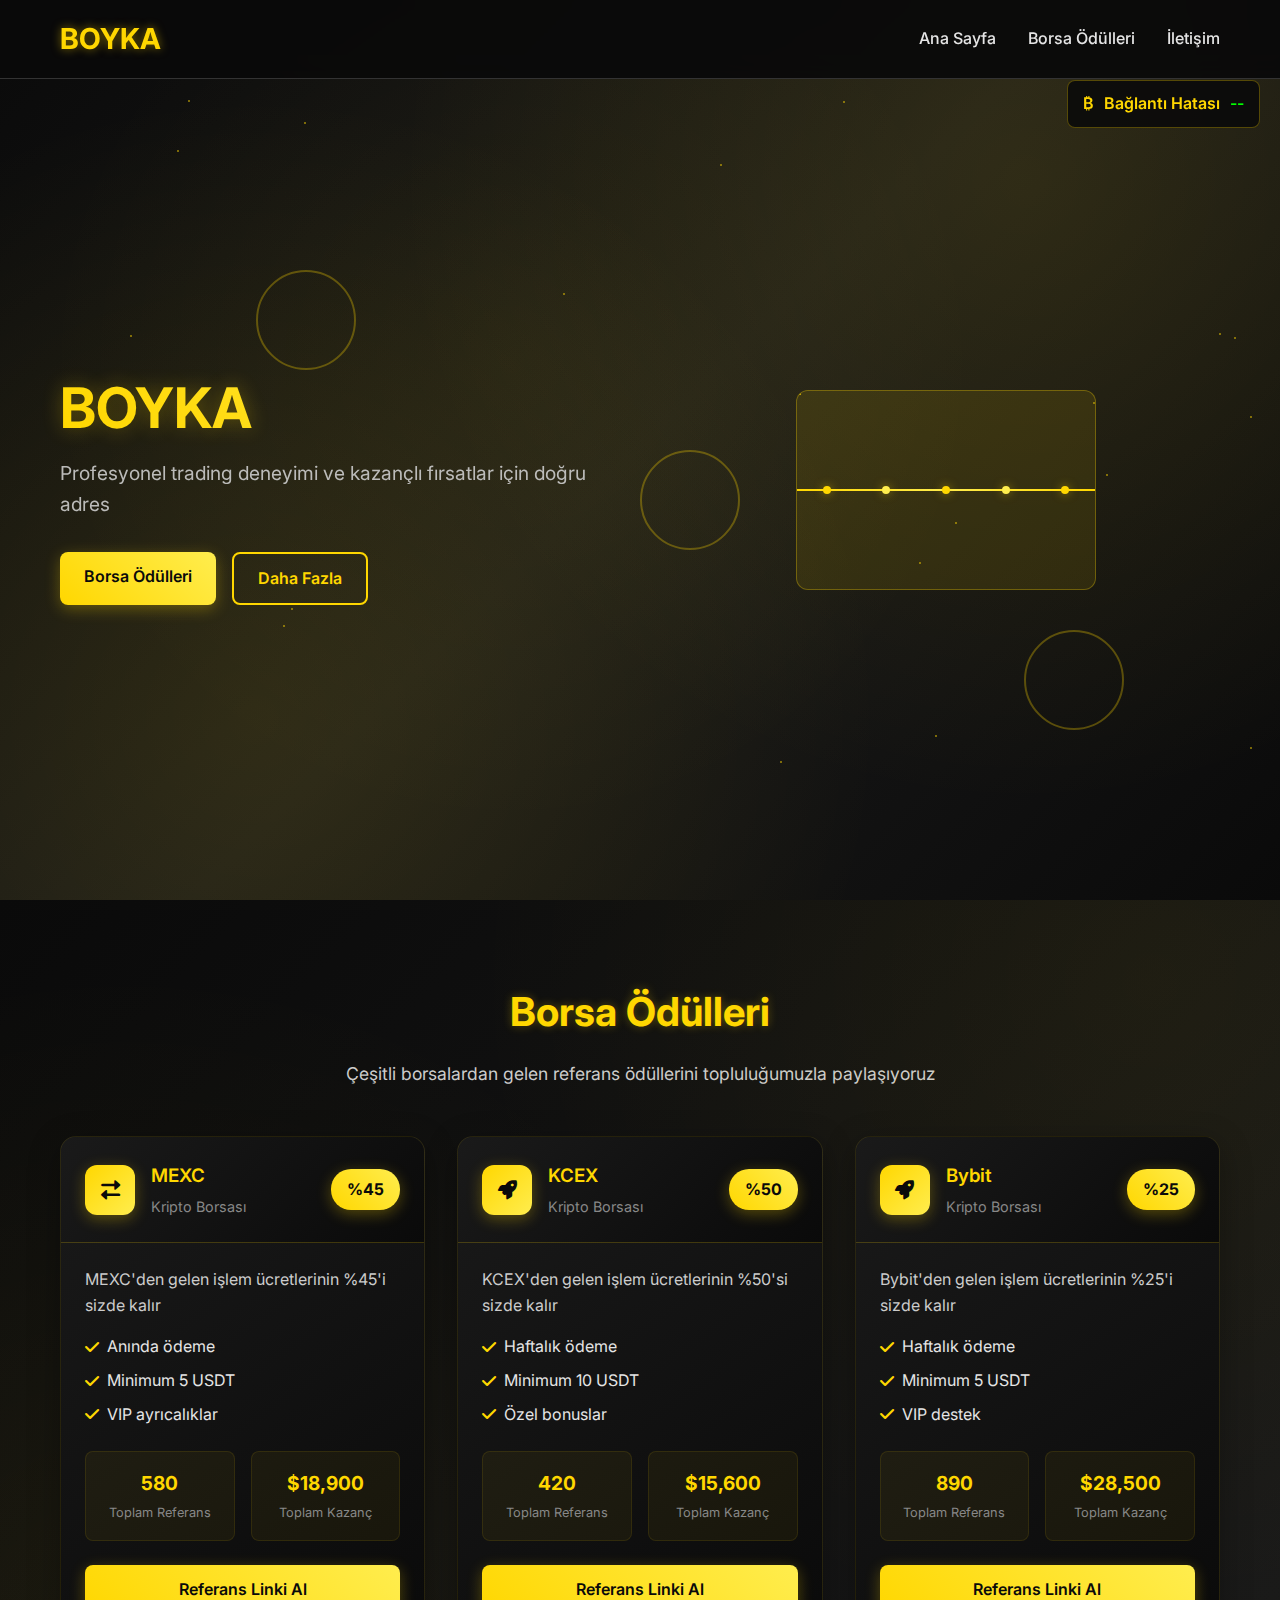
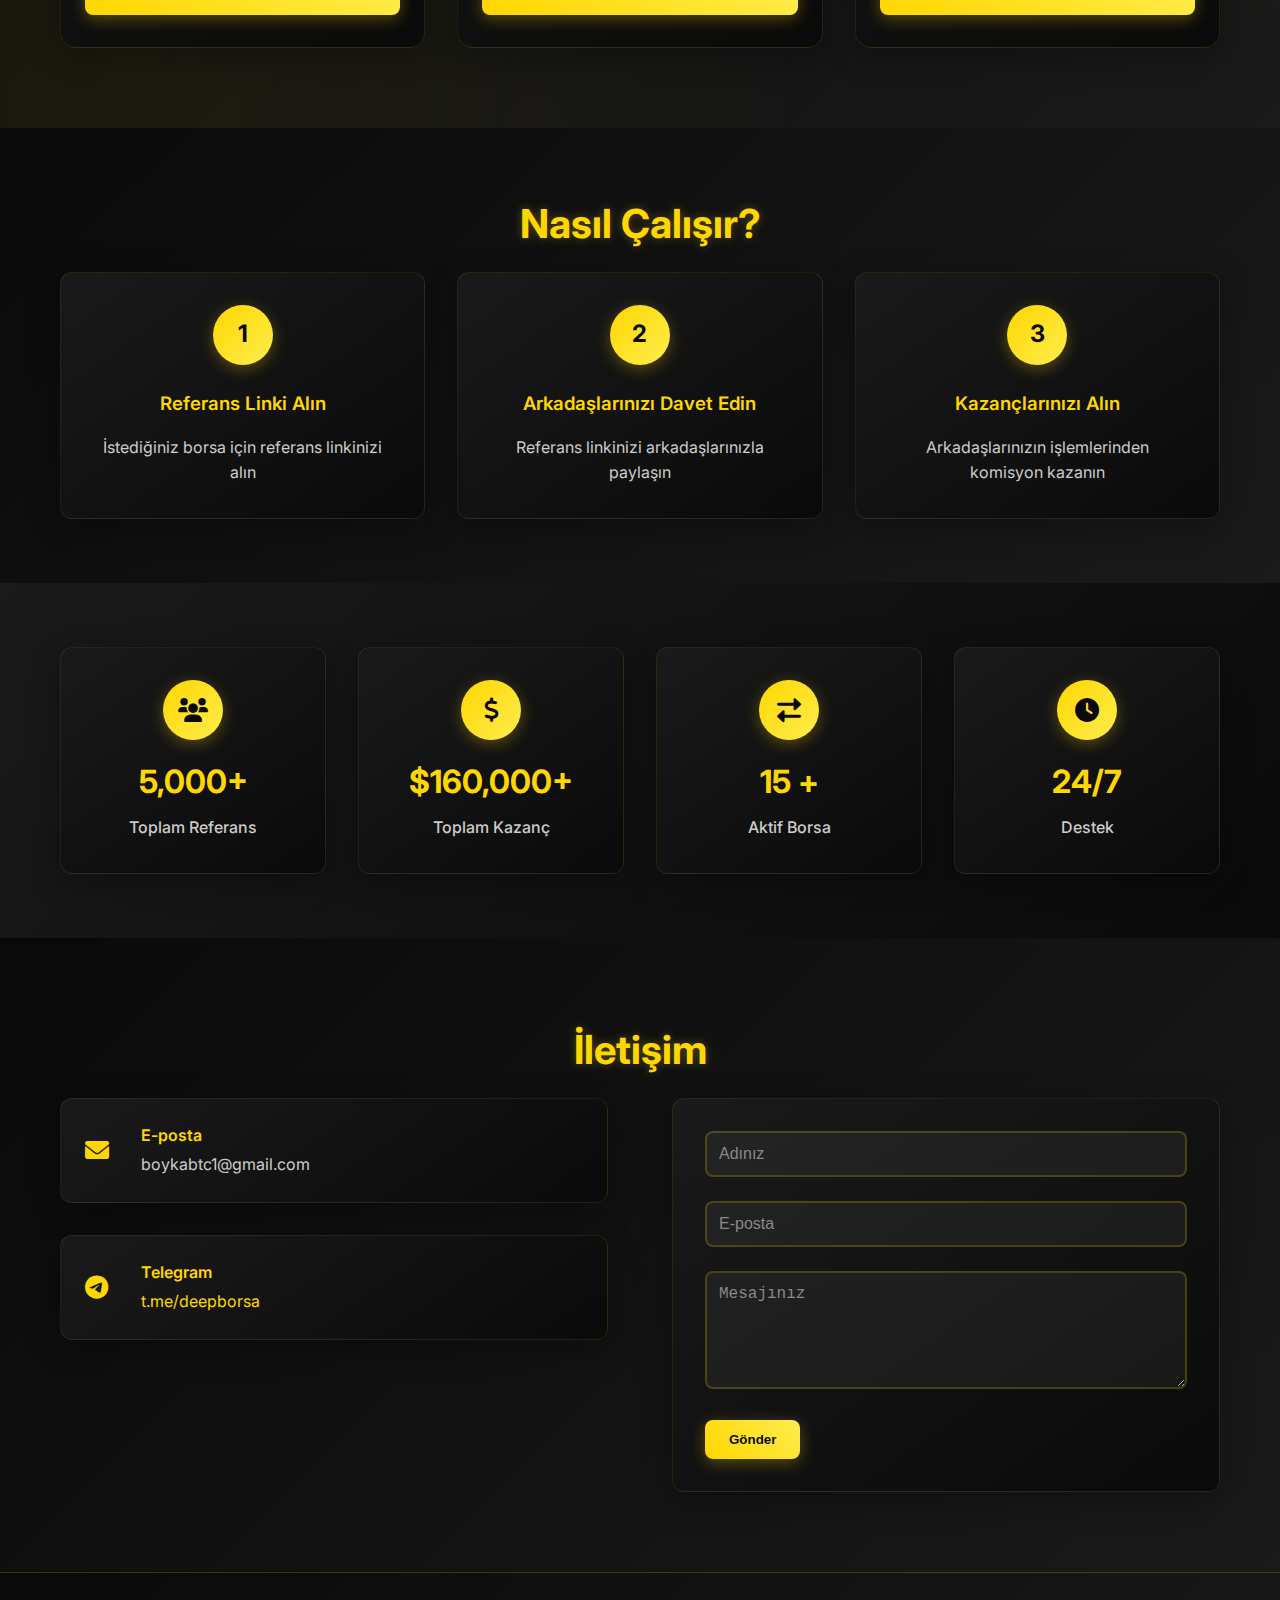
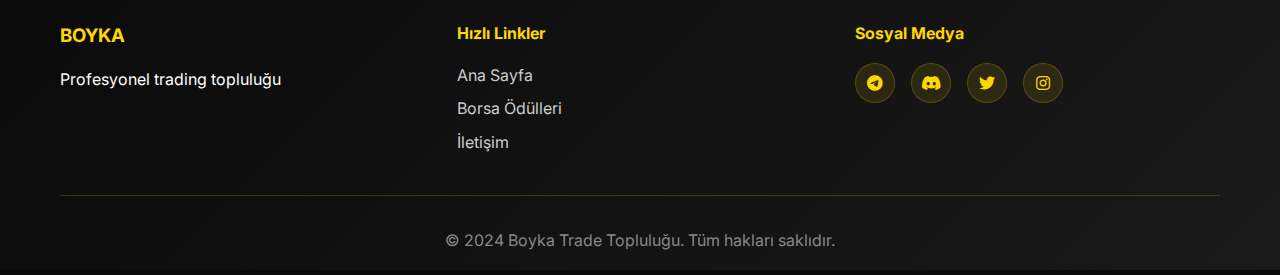
<file: index.html>
<!DOCTYPE html>
<html lang="tr">
<head>
    <meta charset="UTF-8">
    <meta name="viewport" content="width=device-width, initial-scale=1.0">
    
    <!-- SEO Meta Tags -->
    <title>Boyka Trade Topluluğu - Borsa Referans Linkleri ve Kripto Trading</title>
    <meta name="description" content="Boyka Trade Topluluğu - MEXC, Bybit, KCEX borsa referans linkleri. %50'ye kadar komisyon kazanın. Kripto trading topluluğu ve borsa ödülleri.">
    <meta name="keywords" content="borsa referans linkleri, kripto trading, MEXC, Bybit, KCEX, bitcoin, ethereum, kripto para, trading topluluğu, borsa ödülleri, komisyon">
    <meta name="author" content="Boyka Trade Topluluğu">
    <meta name="robots" content="index, follow">
    
    <!-- Open Graph Meta Tags -->
    <meta property="og:title" content="Boyka Trade Topluluğu - Borsa Referans Linkleri">
    <meta property="og:description" content="MEXC, Bybit, KCEX borsa referans linkleri ile %50'ye kadar komisyon kazanın. Kripto trading topluluğu.">
    <meta property="og:type" content="website">
    <meta property="og:url" content="https://boyka.com">
    <meta property="og:image" content="https://boyka.com/images/og-image.jpg">
    <meta property="og:site_name" content="Boyka Trade Topluluğu">
    
    <!-- Twitter Card Meta Tags -->
    <meta name="twitter:card" content="summary_large_image">
    <meta name="twitter:title" content="Boyka Trade Topluluğu - Borsa Referans Linkleri">
    <meta name="twitter:description" content="MEXC, Bybit, KCEX borsa referans linkleri ile %50'ye kadar komisyon kazanın.">
    <meta name="twitter:image" content="https://boyka.com/images/twitter-card.jpg">
    
    <!-- Canonical URL -->
    <link rel="canonical" href="https://boyka.com">
    
    <!-- Favicon -->
    <link rel="icon" type="image/x-icon" href="/favicon.ico">
    <link rel="apple-touch-icon" sizes="180x180" href="/apple-touch-icon.png">
    <link rel="icon" type="image/png" sizes="32x32" href="/favicon-32x32.png">
    <link rel="icon" type="image/png" sizes="16x16" href="/favicon-16x16.png">
    
    <!-- Structured Data -->
    <script type="application/ld+json">
    {
        "@context": "https://schema.org",
        "@type": "Organization",
        "name": "Boyka Trade Topluluğu",
        "description": "Kripto trading topluluğu ve borsa referans linkleri",
        "url": "https://boyka.com",
        "logo": "https://boyka.com/images/logo.png",
        "contactPoint": {
            "@type": "ContactPoint",
            "telephone": "+90-xxx-xxx-xxxx",
            "contactType": "customer service",
            "availableLanguage": "Turkish"
        },
        "sameAs": [
            "https://t.me/deepborsa"
        ]
    }
    </script>
    
    <!-- Google Analytics -->
    <script async src="https://www.googletagmanager.com/gtag/js?id=G-XXXXXXXXXX"></script>
    <script>
        window.dataLayer = window.dataLayer || [];
        function gtag(){dataLayer.push(arguments);}
        gtag('js', new Date());
        gtag('config', 'G-XXXXXXXXXX');
    </script>
    
    <!-- Google Search Console -->
    <meta name="google-site-verification" content="your-verification-code" />
    
    <!-- Bing Webmaster Tools -->
    <meta name="msvalidate.01" content="your-bing-verification-code" />
    
    <!-- Yandex Webmaster -->
    <meta name="yandex-verification" content="your-yandex-verification-code" />
    
    <!-- CSS and Fonts -->
    <link rel="stylesheet" href="styles.css">
    <link href="https://fonts.googleapis.com/css2?family=Inter:wght@300;400;500;600;700&display=swap" rel="stylesheet">
    <link rel="stylesheet" href="https://cdnjs.cloudflare.com/ajax/libs/font-awesome/6.0.0/css/all.min.css">
</head>
<body>
    <!-- Navigation -->
    <nav class="navbar">
        <div class="nav-container">
            <div class="nav-logo">
                <h2>BOYKA</h2>
            </div>
            <ul class="nav-menu">
                <li class="nav-item">
                    <a href="#home" class="nav-link">Ana Sayfa</a>
                </li>
                <li class="nav-item">
                    <a href="#rewards" class="nav-link">Borsa Ödülleri</a>
                </li>
                <li class="nav-item">
                    <a href="#contact" class="nav-link">İletişim</a>
                </li>
            </ul>
            <div class="hamburger">
                <span class="bar"></span>
                <span class="bar"></span>
                <span class="bar"></span>
            </div>
        </div>
    </nav>

    <!-- Hero Section -->
    <section id="home" class="hero">
        <div class="hero-container">
            <div class="hero-content">
                <h1 class="hero-title">BOYKA Trade Topluluğu</h1>
                <p class="hero-subtitle">Profesyonel trading deneyimi ve kazançlı fırsatlar için doğru adres</p>
                <div class="hero-buttons">
                    <a href="#rewards" class="btn btn-primary">Borsa Ödülleri</a>
                    <a href="#about" class="btn btn-secondary">Daha Fazla</a>
                </div>
            </div>
            <div class="hero-image">
                <div class="trading-chart">
                    <div class="chart-line"></div>
                    <div class="chart-dots">
                        <div class="dot"></div>
                        <div class="dot"></div>
                        <div class="dot"></div>
                        <div class="dot"></div>
                        <div class="dot"></div>
                    </div>
                </div>
            </div>
        </div>
    </section>

    <!-- Rewards Section -->
    <section id="rewards" class="rewards-section">
        <div class="container">
            <h2 class="section-title">Borsa Ödülleri</h2>
            <p class="section-subtitle">Çeşitli borsalardan gelen referans ödüllerini topluluğumuzla paylaşıyoruz</p>
            
            <div class="rewards-grid">
                                        <!-- MEXC -->
                <div class="reward-card">
                    <div class="reward-header">
                        <div class="exchange-logo">
                            <i class="fas fa-exchange-alt"></i>
                        </div>
                        <div class="exchange-info">
                            <h3>MEXC</h3>
                            <p class="exchange-type">Kripto Borsası</p>
                        </div>
                        <div class="reward-badge">
                            <span>%45</span>
                        </div>
                    </div>
                    <div class="reward-content">
                        <p>MEXC'den gelen işlem ücretlerinin %45'i sizde kalır</p>
                        <ul class="reward-features">
                            <li><i class="fas fa-check"></i> Anında ödeme</li>
                            <li><i class="fas fa-check"></i> Minimum 5 USDT</li>
                            <li><i class="fas fa-check"></i> VIP ayrıcalıklar</li>
                        </ul>
                        <div class="reward-stats">
                            <div class="stat">
                                <span class="stat-number">580</span>
                                <span class="stat-label">Toplam Referans</span>
                            </div>
                            <div class="stat">
                                <span class="stat-number">$18,900</span>
                                <span class="stat-label">Toplam Kazanç</span>
                            </div>
                        </div>
                        <a href="https://www.mexc.co/tr-CT/acquisition/custom-sign-up?shareCode=mexc-boykas10" target="_blank" class="btn btn-primary reward-btn">Referans Linki Al</a>
                    </div>
                </div>

                <!-- KCEX -->
                <div class="reward-card">
                    <div class="reward-header">
                        <div class="exchange-logo">
                            <i class="fas fa-rocket"></i>
                        </div>
                        <div class="exchange-info">
                            <h3>KCEX</h3>
                            <p class="exchange-type">Kripto Borsası</p>
                        </div>
                        <div class="reward-badge">
                            <span>%50</span>
                        </div>
                    </div>
                    <div class="reward-content">
                        <p>KCEX'den gelen işlem ücretlerinin %50'si sizde kalır</p>
                        <ul class="reward-features">
                            <li><i class="fas fa-check"></i> Haftalık ödeme</li>
                            <li><i class="fas fa-check"></i> Minimum 10 USDT</li>
                            <li><i class="fas fa-check"></i> Özel bonuslar</li>
                        </ul>
                        <div class="reward-stats">
                            <div class="stat">
                                <span class="stat-number">420</span>
                                <span class="stat-label">Toplam Referans</span>
                            </div>
                            <div class="stat">
                                <span class="stat-number">$15,600</span>
                                <span class="stat-label">Toplam Kazanç</span>
                            </div>
                        </div>
                        <a href="https://www.kcex.io/?inviteCode=MZU3QT" target="_blank" class="btn btn-primary reward-btn">Referans Linki Al</a>
                    </div>
                </div>

       
                <!-- Bybit -->
                <div class="reward-card">
                    <div class="reward-header">
                        <div class="exchange-logo">
                            <i class="fas fa-rocket"></i>
                        </div>
                        <div class="exchange-info">
                            <h3>Bybit</h3>
                            <p class="exchange-type">Kripto Borsası</p>
                        </div>
                        <div class="reward-badge">
                            <span>%25</span>
                        </div>
                    </div>
                    <div class="reward-content">
                        <p>Bybit'den gelen işlem ücretlerinin %25'i sizde kalır</p>
                        <ul class="reward-features">
                            <li><i class="fas fa-check"></i> Haftalık ödeme</li>
                            <li><i class="fas fa-check"></i> Minimum 5 USDT</li>
                            <li><i class="fas fa-check"></i> VIP destek</li>
                        </ul>
                        <div class="reward-stats">
                            <div class="stat">
                                <span class="stat-number">890</span>
                                <span class="stat-label">Toplam Referans</span>
                            </div>
                            <div class="stat">
                                <span class="stat-number">$28,500</span>
                                <span class="stat-label">Toplam Kazanç</span>
                            </div>
                        </div>
                        <a href="https://www.bybit.com/invite?ref=YWPGO0" target="_blank" class="btn btn-primary reward-btn">Referans Linki Al</a>
                    </div>
                </div>


      
            </div>
        </div>
    </section>

    <!-- How It Works Section -->
    <section class="how-it-works">
        <div class="container">
            <h2 class="section-title">Nasıl Çalışır?</h2>
            <div class="steps-grid">
                <div class="step-card">
                    <div class="step-number">1</div>
                    <h3>Referans Linki Alın</h3>
                    <p>İstediğiniz borsa için referans linkinizi alın</p>
                </div>
                <div class="step-card">
                    <div class="step-number">2</div>
                    <h3>Arkadaşlarınızı Davet Edin</h3>
                    <p>Referans linkinizi arkadaşlarınızla paylaşın</p>
                </div>
                <div class="step-card">
                    <div class="step-number">3</div>
                    <h3>Kazançlarınızı Alın</h3>
                    <p>Arkadaşlarınızın işlemlerinden komisyon kazanın</p>
                </div>
            </div>
        </div>
    </section>

    <!-- Stats Section -->
    <section class="stats-section">
        <div class="container">
            <div class="stats-grid">
                <div class="stat-card">
                    <div class="stat-icon">
                        <i class="fas fa-users"></i>
                    </div>
                    <h3>5,000+</h3>
                    <p>Toplam Referans</p>
                </div>
                <div class="stat-card">
                    <div class="stat-icon">
                        <i class="fas fa-dollar-sign"></i>
                    </div>
                    <h3>$160,000+</h3>
                    <p>Toplam Kazanç</p>
                </div>
                <div class="stat-card">
                    <div class="stat-icon">
                        <i class="fas fa-exchange-alt"></i>
                    </div>
                    <h3>15 +</h3>
                    <p>Aktif Borsa</p>
                </div>
                <div class="stat-card">
                    <div class="stat-icon">
                        <i class="fas fa-clock"></i>
                    </div>
                    <h3>24/7</h3>
                    <p>Destek</p>
                </div>
            </div>
        </div>
    </section>


    <!-- Contact Section -->
    <section id="contact" class="contact">
        <div class="container">
            <h2 class="section-title">İletişim</h2>
            <div class="contact-content">
                <div class="contact-info">
                    <div class="contact-item">
                        <i class="fas fa-envelope"></i>
                        <div>
                            <h4>E-posta</h4>
                            <p>boykabtc1@gmail.com</p>
                        </div>
                    </div>
                    <div class="contact-item">
                        <i class="fab fa-telegram"></i>
                        <div>
                            <h4>Telegram</h4>
                            <p><a href="https://t.me/deepborsa" target="_blank" class="contact-link">t.me/deepborsa</a></p>
                        </div>
                    </div>
          
                </div>
                <div class="contact-form">
                    <form>
                        <div class="form-group">
                            <input type="text" placeholder="Adınız" required>
                        </div>
                        <div class="form-group">
                            <input type="email" placeholder="E-posta" required>
                        </div>
                        <div class="form-group">
                            <textarea placeholder="Mesajınız" rows="5" required></textarea>
                        </div>
                        <button type="submit" class="btn btn-primary">Gönder</button>
                    </form>
                </div>
            </div>
        </div>
    </section>

    <!-- Footer -->
    <footer class="footer">
        <div class="container">
            <div class="footer-content">
                <div class="footer-section">
                    <h3>BOYKA</h3>
                    <p>Profesyonel trading topluluğu</p>
                </div>
                <div class="footer-section">
                    <h4>Hızlı Linkler</h4>
                    <ul>
                        <li><a href="#home">Ana Sayfa</a></li>
                        <li><a href="#rewards">Borsa Ödülleri</a></li>
                        <li><a href="#contact">İletişim</a></li>
                    </ul>
                </div>
                <div class="footer-section">
                    <h4>Sosyal Medya</h4>
                    <div class="social-links">
                        <a href="#"><i class="fab fa-telegram"></i></a>
                        <a href="#"><i class="fab fa-discord"></i></a>
                        <a href="#"><i class="fab fa-twitter"></i></a>
                        <a href="#"><i class="fab fa-instagram"></i></a>
                    </div>
                </div>
            </div>
            <div class="footer-bottom">
                <p>&copy; 2024 Boyka Trade Topluluğu. Tüm hakları saklıdır.</p>
            </div>
        </div>
    </footer>

    <script src="script.js"></script>
</body>
</html>
</file>
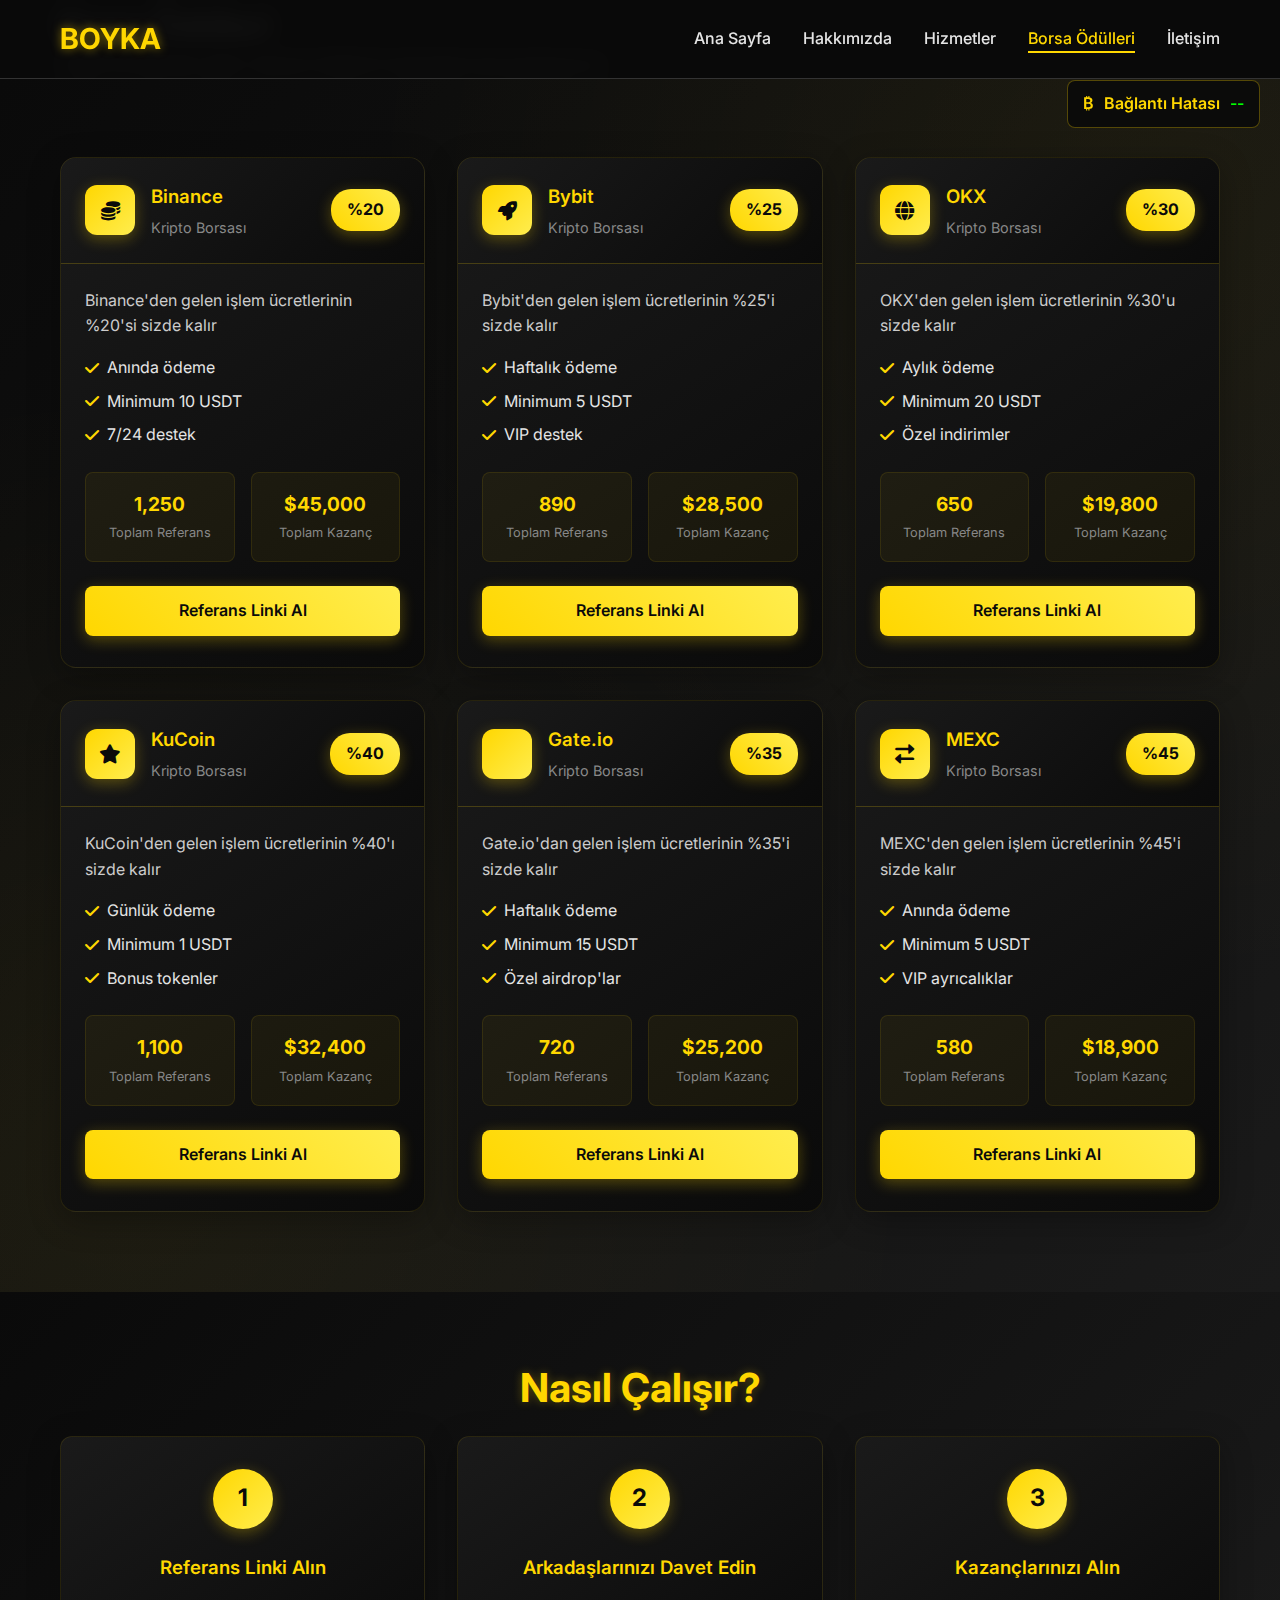
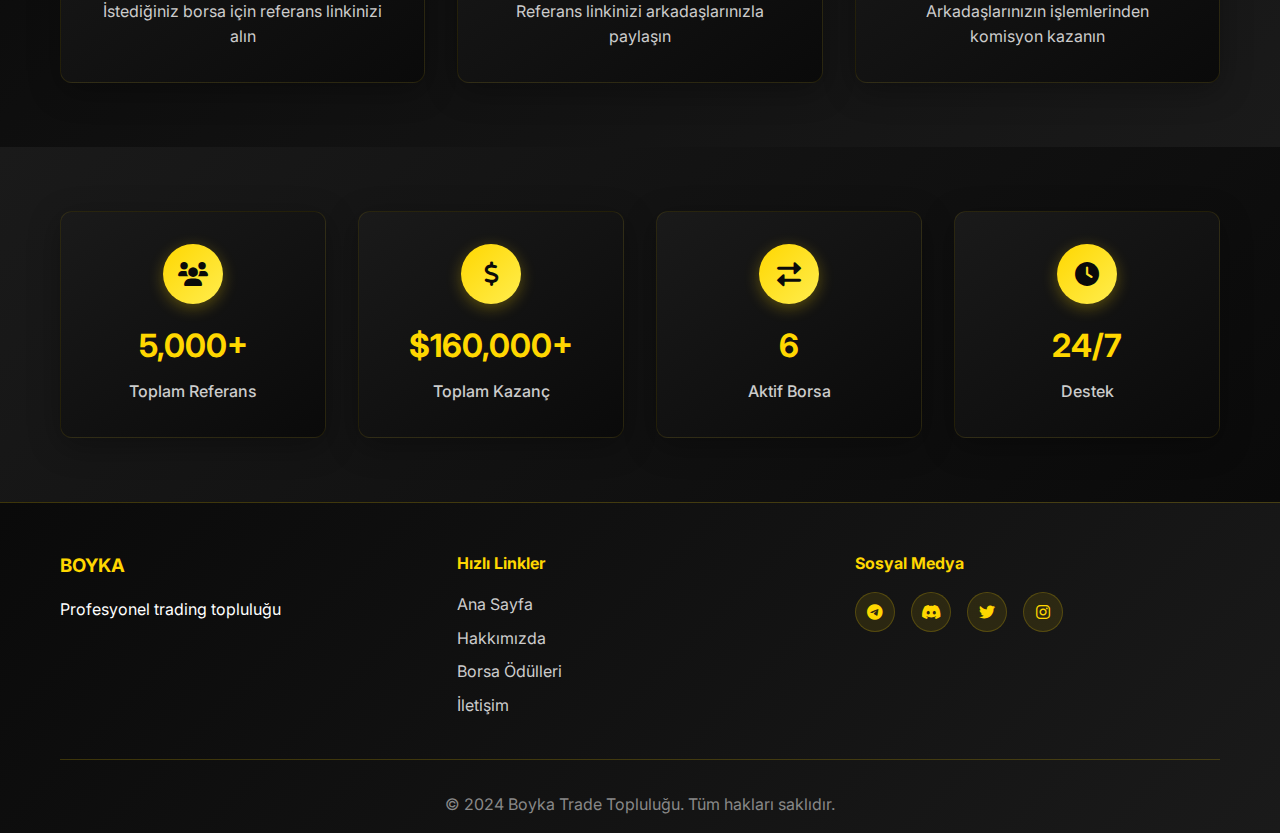
<file: rewards.html>
<!DOCTYPE html>
<html lang="tr">
<head>
    <meta charset="UTF-8">
    <meta name="viewport" content="width=device-width, initial-scale=1.0">
    <title>Borsa Ödülleri - Boyka Trade Topluluğu</title>
    <link rel="stylesheet" href="styles.css">
    <link href="https://fonts.googleapis.com/css2?family=Inter:wght@300;400;500;600;700&display=swap" rel="stylesheet">
    <link rel="stylesheet" href="https://cdnjs.cloudflare.com/ajax/libs/font-awesome/6.0.0/css/all.min.css">
</head>
<body>
    <!-- Navigation -->
    <nav class="navbar">
        <div class="nav-container">
            <div class="nav-logo">
                <h2>BOYKA</h2>
            </div>
            <ul class="nav-menu">
                <li class="nav-item">
                    <a href="index.html" class="nav-link">Ana Sayfa</a>
                </li>
                <li class="nav-item">
                    <a href="index.html#about" class="nav-link">Hakkımızda</a>
                </li>
                <li class="nav-item">
                    <a href="index.html#services" class="nav-link">Hizmetler</a>
                </li>
                <li class="nav-item">
                    <a href="rewards.html" class="nav-link active">Borsa Ödülleri</a>
                </li>
                <li class="nav-item">
                    <a href="index.html#contact" class="nav-link">İletişim</a>
                </li>
            </ul>
            <div class="hamburger">
                <span class="bar"></span>
                <span class="bar"></span>
                <span class="bar"></span>
            </div>
        </div>
    </nav>

    <!-- Hero Section -->
    <section class="rewards-hero">
        <div class="container">
            <div class="rewards-hero-content">
                <h1 class="rewards-title">Borsa Ödülleri</h1>
                <p class="rewards-subtitle">Çeşitli borsalardan gelen referans ödüllerini topluluğumuzla paylaşıyoruz</p>
            </div>
        </div>
    </section>

    <!-- Rewards Section -->
    <section class="rewards-section">
        <div class="container">
            <div class="rewards-grid">
                <!-- Binance -->
                <div class="reward-card">
                    <div class="reward-header">
                        <div class="exchange-logo">
                            <i class="fas fa-coins"></i>
                        </div>
                        <div class="exchange-info">
                            <h3>Binance</h3>
                            <p class="exchange-type">Kripto Borsası</p>
                        </div>
                        <div class="reward-badge">
                            <span>%20</span>
                        </div>
                    </div>
                    <div class="reward-content">
                        <p>Binance'den gelen işlem ücretlerinin %20'si sizde kalır</p>
                        <ul class="reward-features">
                            <li><i class="fas fa-check"></i> Anında ödeme</li>
                            <li><i class="fas fa-check"></i> Minimum 10 USDT</li>
                            <li><i class="fas fa-check"></i> 7/24 destek</li>
                        </ul>
                        <div class="reward-stats">
                            <div class="stat">
                                <span class="stat-number">1,250</span>
                                <span class="stat-label">Toplam Referans</span>
                            </div>
                            <div class="stat">
                                <span class="stat-number">$45,000</span>
                                <span class="stat-label">Toplam Kazanç</span>
                            </div>
                        </div>
                        <a href="#" class="btn btn-primary reward-btn">Referans Linki Al</a>
                    </div>
                </div>

                <!-- Bybit -->
                <div class="reward-card">
                    <div class="reward-header">
                        <div class="exchange-logo">
                            <i class="fas fa-rocket"></i>
                        </div>
                        <div class="exchange-info">
                            <h3>Bybit</h3>
                            <p class="exchange-type">Kripto Borsası</p>
                        </div>
                        <div class="reward-badge">
                            <span>%25</span>
                        </div>
                    </div>
                    <div class="reward-content">
                        <p>Bybit'den gelen işlem ücretlerinin %25'i sizde kalır</p>
                        <ul class="reward-features">
                            <li><i class="fas fa-check"></i> Haftalık ödeme</li>
                            <li><i class="fas fa-check"></i> Minimum 5 USDT</li>
                            <li><i class="fas fa-check"></i> VIP destek</li>
                        </ul>
                        <div class="reward-stats">
                            <div class="stat">
                                <span class="stat-number">890</span>
                                <span class="stat-label">Toplam Referans</span>
                            </div>
                            <div class="stat">
                                <span class="stat-number">$28,500</span>
                                <span class="stat-label">Toplam Kazanç</span>
                            </div>
                        </div>
                        <a href="#" class="btn btn-primary reward-btn">Referans Linki Al</a>
                    </div>
                </div>

                <!-- OKX -->
                <div class="reward-card">
                    <div class="reward-header">
                        <div class="exchange-logo">
                            <i class="fas fa-globe"></i>
                        </div>
                        <div class="exchange-info">
                            <h3>OKX</h3>
                            <p class="exchange-type">Kripto Borsası</p>
                        </div>
                        <div class="reward-badge">
                            <span>%30</span>
                        </div>
                    </div>
                    <div class="reward-content">
                        <p>OKX'den gelen işlem ücretlerinin %30'u sizde kalır</p>
                        <ul class="reward-features">
                            <li><i class="fas fa-check"></i> Aylık ödeme</li>
                            <li><i class="fas fa-check"></i> Minimum 20 USDT</li>
                            <li><i class="fas fa-check"></i> Özel indirimler</li>
                        </ul>
                        <div class="reward-stats">
                            <div class="stat">
                                <span class="stat-number">650</span>
                                <span class="stat-label">Toplam Referans</span>
                            </div>
                            <div class="stat">
                                <span class="stat-number">$19,800</span>
                                <span class="stat-label">Toplam Kazanç</span>
                            </div>
                        </div>
                        <a href="#" class="btn btn-primary reward-btn">Referans Linki Al</a>
                    </div>
                </div>

                <!-- KuCoin -->
                <div class="reward-card">
                    <div class="reward-header">
                        <div class="exchange-logo">
                            <i class="fas fa-star"></i>
                        </div>
                        <div class="exchange-info">
                            <h3>KuCoin</h3>
                            <p class="exchange-type">Kripto Borsası</p>
                        </div>
                        <div class="reward-badge">
                            <span>%40</span>
                        </div>
                    </div>
                    <div class="reward-content">
                        <p>KuCoin'den gelen işlem ücretlerinin %40'ı sizde kalır</p>
                        <ul class="reward-features">
                            <li><i class="fas fa-check"></i> Günlük ödeme</li>
                            <li><i class="fas fa-check"></i> Minimum 1 USDT</li>
                            <li><i class="fas fa-check"></i> Bonus tokenler</li>
                        </ul>
                        <div class="reward-stats">
                            <div class="stat">
                                <span class="stat-number">1,100</span>
                                <span class="stat-label">Toplam Referans</span>
                            </div>
                            <div class="stat">
                                <span class="stat-number">$32,400</span>
                                <span class="stat-label">Toplam Kazanç</span>
                            </div>
                        </div>
                        <a href="#" class="btn btn-primary reward-btn">Referans Linki Al</a>
                    </div>
                </div>

                <!-- Gate.io -->
                <div class="reward-card">
                    <div class="reward-header">
                        <div class="exchange-logo">
                            <i class="fas fa-gate"></i>
                        </div>
                        <div class="exchange-info">
                            <h3>Gate.io</h3>
                            <p class="exchange-type">Kripto Borsası</p>
                        </div>
                        <div class="reward-badge">
                            <span>%35</span>
                        </div>
                    </div>
                    <div class="reward-content">
                        <p>Gate.io'dan gelen işlem ücretlerinin %35'i sizde kalır</p>
                        <ul class="reward-features">
                            <li><i class="fas fa-check"></i> Haftalık ödeme</li>
                            <li><i class="fas fa-check"></i> Minimum 15 USDT</li>
                            <li><i class="fas fa-check"></i> Özel airdrop'lar</li>
                        </ul>
                        <div class="reward-stats">
                            <div class="stat">
                                <span class="stat-number">720</span>
                                <span class="stat-label">Toplam Referans</span>
                            </div>
                            <div class="stat">
                                <span class="stat-number">$25,200</span>
                                <span class="stat-label">Toplam Kazanç</span>
                            </div>
                        </div>
                        <a href="#" class="btn btn-primary reward-btn">Referans Linki Al</a>
                    </div>
                </div>

                <!-- MEXC -->
                <div class="reward-card">
                    <div class="reward-header">
                        <div class="exchange-logo">
                            <i class="fas fa-exchange-alt"></i>
                        </div>
                        <div class="exchange-info">
                            <h3>MEXC</h3>
                            <p class="exchange-type">Kripto Borsası</p>
                        </div>
                        <div class="reward-badge">
                            <span>%45</span>
                        </div>
                    </div>
                    <div class="reward-content">
                        <p>MEXC'den gelen işlem ücretlerinin %45'i sizde kalır</p>
                        <ul class="reward-features">
                            <li><i class="fas fa-check"></i> Anında ödeme</li>
                            <li><i class="fas fa-check"></i> Minimum 5 USDT</li>
                            <li><i class="fas fa-check"></i> VIP ayrıcalıklar</li>
                        </ul>
                        <div class="reward-stats">
                            <div class="stat">
                                <span class="stat-number">580</span>
                                <span class="stat-label">Toplam Referans</span>
                            </div>
                            <div class="stat">
                                <span class="stat-number">$18,900</span>
                                <span class="stat-label">Toplam Kazanç</span>
                            </div>
                        </div>
                        <a href="#" class="btn btn-primary reward-btn">Referans Linki Al</a>
                    </div>
                </div>
            </div>
        </div>
    </section>

    <!-- How It Works Section -->
    <section class="how-it-works">
        <div class="container">
            <h2 class="section-title">Nasıl Çalışır?</h2>
            <div class="steps-grid">
                <div class="step-card">
                    <div class="step-number">1</div>
                    <h3>Referans Linki Alın</h3>
                    <p>İstediğiniz borsa için referans linkinizi alın</p>
                </div>
                <div class="step-card">
                    <div class="step-number">2</div>
                    <h3>Arkadaşlarınızı Davet Edin</h3>
                    <p>Referans linkinizi arkadaşlarınızla paylaşın</p>
                </div>
                <div class="step-card">
                    <div class="step-number">3</div>
                    <h3>Kazançlarınızı Alın</h3>
                    <p>Arkadaşlarınızın işlemlerinden komisyon kazanın</p>
                </div>
            </div>
        </div>
    </section>

    <!-- Stats Section -->
    <section class="stats-section">
        <div class="container">
            <div class="stats-grid">
                <div class="stat-card">
                    <div class="stat-icon">
                        <i class="fas fa-users"></i>
                    </div>
                    <h3>5,000+</h3>
                    <p>Toplam Referans</p>
                </div>
                <div class="stat-card">
                    <div class="stat-icon">
                        <i class="fas fa-dollar-sign"></i>
                    </div>
                    <h3>$160,000+</h3>
                    <p>Toplam Kazanç</p>
                </div>
                <div class="stat-card">
                    <div class="stat-icon">
                        <i class="fas fa-exchange-alt"></i>
                    </div>
                    <h3>6</h3>
                    <p>Aktif Borsa</p>
                </div>
                <div class="stat-card">
                    <div class="stat-icon">
                        <i class="fas fa-clock"></i>
                    </div>
                    <h3>24/7</h3>
                    <p>Destek</p>
                </div>
            </div>
        </div>
    </section>

    <!-- Footer -->
    <footer class="footer">
        <div class="container">
            <div class="footer-content">
                <div class="footer-section">
                    <h3>BOYKA</h3>
                    <p>Profesyonel trading topluluğu</p>
                </div>
                <div class="footer-section">
                    <h4>Hızlı Linkler</h4>
                    <ul>
                        <li><a href="index.html">Ana Sayfa</a></li>
                        <li><a href="index.html#about">Hakkımızda</a></li>
                        <li><a href="rewards.html">Borsa Ödülleri</a></li>
                        <li><a href="index.html#contact">İletişim</a></li>
                    </ul>
                </div>
                <div class="footer-section">
                    <h4>Sosyal Medya</h4>
                    <div class="social-links">
                        <a href="#"><i class="fab fa-telegram"></i></a>
                        <a href="#"><i class="fab fa-discord"></i></a>
                        <a href="#"><i class="fab fa-twitter"></i></a>
                        <a href="#"><i class="fab fa-instagram"></i></a>
                    </div>
                </div>
            </div>
            <div class="footer-bottom">
                <p>&copy; 2024 Boyka Trade Topluluğu. Tüm hakları saklıdır.</p>
            </div>
        </div>
    </footer>

    <script src="script.js"></script>
</body>
</html>
</file>
<file: styles.css>
/* Reset and Base Styles */
* {
    margin: 0;
    padding: 0;
    box-sizing: border-box;
}

body {
    font-family: 'Inter', sans-serif;
    line-height: 1.6;
    color: #e5e5e5;
    overflow-x: hidden;
    background: #0a0a0a;
}

.container {
    max-width: 1200px;
    margin: 0 auto;
    padding: 0 20px;
}

/* Navigation */
.navbar {
    position: fixed;
    top: 0;
    width: 100%;
    background: rgba(10, 10, 10, 0.95);
    backdrop-filter: blur(10px);
    z-index: 1000;
    padding: 1rem 0;
    transition: all 0.3s ease;
    border-bottom: 1px solid #333;
}

.nav-container {
    max-width: 1200px;
    margin: 0 auto;
    padding: 0 20px;
    display: flex;
    justify-content: space-between;
    align-items: center;
}

.nav-logo h2 {
    color: #ffd700;
    font-weight: 700;
    font-size: 1.8rem;
    text-shadow: 0 0 10px rgba(255, 215, 0, 0.5);
}

.nav-menu {
    display: flex;
    list-style: none;
    gap: 2rem;
}

.nav-link {
    text-decoration: none;
    color: #e5e5e5;
    font-weight: 500;
    transition: color 0.3s ease;
    position: relative;
}

.nav-link:hover,
.nav-link.active {
    color: #ffd700;
}

.nav-link::after {
    content: '';
    position: absolute;
    bottom: -5px;
    left: 0;
    width: 0;
    height: 2px;
    background: #ffd700;
    transition: width 0.3s ease;
}

.nav-link:hover::after,
.nav-link.active::after {
    width: 100%;
}

.hamburger {
    display: none;
    flex-direction: column;
    cursor: pointer;
}

.bar {
    width: 25px;
    height: 3px;
    background: #ffd700;
    margin: 3px 0;
    transition: 0.3s;
}

/* Hero Section */
.hero {
    min-height: 100vh;
    display: flex;
    align-items: center;
    background: linear-gradient(135deg, #0a0a0a 0%, #1a1a1a 50%, #0a0a0a 100%);
    color: white;
    padding-top: 80px;
    position: relative;
    overflow: hidden;
}

.hero::before {
    content: '';
    position: absolute;
    top: 0;
    left: 0;
    right: 0;
    bottom: 0;
    background: 
        radial-gradient(circle at 20% 80%, rgba(255, 215, 0, 0.1) 0%, transparent 50%),
        radial-gradient(circle at 80% 20%, rgba(255, 215, 0, 0.1) 0%, transparent 50%),
        radial-gradient(circle at 40% 40%, rgba(255, 215, 0, 0.05) 0%, transparent 50%);
    pointer-events: none;
}

.hero-container {
    max-width: 1200px;
    margin: 0 auto;
    padding: 0 20px;
    display: grid;
    grid-template-columns: 1fr 1fr;
    gap: 4rem;
    align-items: center;
    position: relative;
    z-index: 2;
}

.hero-title {
    font-size: 3.5rem;
    font-weight: 700;
    margin-bottom: 1rem;
    line-height: 1.2;
    background: linear-gradient(45deg, #ffd700, #ffed4e);
    -webkit-background-clip: text;
    -webkit-text-fill-color: transparent;
    background-clip: text;
    text-shadow: 0 0 20px rgba(255, 215, 0, 0.3);
}

.hero-subtitle {
    font-size: 1.2rem;
    margin-bottom: 2rem;
    opacity: 0.9;
    color: #cccccc;
}

.hero-buttons {
    display: flex;
    gap: 1rem;
    flex-wrap: wrap;
}

.btn {
    padding: 12px 24px;
    border: none;
    border-radius: 8px;
    font-weight: 600;
    text-decoration: none;
    display: inline-block;
    transition: all 0.3s ease;
    cursor: pointer;
    position: relative;
    overflow: hidden;
}

.btn-primary {
    background: linear-gradient(45deg, #ffd700, #ffed4e);
    color: #0a0a0a;
    box-shadow: 0 4px 15px rgba(255, 215, 0, 0.3);
}

.btn-primary:hover {
    background: linear-gradient(45deg, #ffed4e, #ffd700);
    transform: translateY(-2px);
    box-shadow: 0 6px 20px rgba(255, 215, 0, 0.4);
}

.btn-secondary {
    background: transparent;
    color: #ffd700;
    border: 2px solid #ffd700;
}

.btn-secondary:hover {
    background: #ffd700;
    color: #0a0a0a;
    transform: translateY(-2px);
}

.hero-image {
    display: flex;
    justify-content: center;
    align-items: center;
}

.trading-chart {
    width: 300px;
    height: 200px;
    background: rgba(255, 215, 0, 0.1);
    border-radius: 12px;
    position: relative;
    overflow: hidden;
    border: 1px solid rgba(255, 215, 0, 0.3);
}

.chart-line {
    position: absolute;
    top: 50%;
    left: 0;
    width: 100%;
    height: 2px;
    background: linear-gradient(90deg, #ffd700, #ffed4e, #ffd700);
    transform: translateY(-50%);
    animation: chartMove 3s ease-in-out infinite;
}

@keyframes chartMove {
    0%, 100% { transform: translateY(-50%) scaleX(1); }
    50% { transform: translateY(-50%) scaleX(1.1); }
}

.chart-dots {
    position: absolute;
    top: 0;
    left: 0;
    width: 100%;
    height: 100%;
    display: flex;
    justify-content: space-around;
    align-items: center;
}

.dot {
    width: 8px;
    height: 8px;
    background: #ffd700;
    border-radius: 50%;
    animation: pulse 2s infinite;
    box-shadow: 0 0 10px rgba(255, 215, 0, 0.5);
}

.dot:nth-child(2) {
    background: #ffed4e;
    animation-delay: 0.5s;
}

.dot:nth-child(3) {
    background: #ffd700;
    animation-delay: 1s;
}

.dot:nth-child(4) {
    background: #ffed4e;
    animation-delay: 1.5s;
}

.dot:nth-child(5) {
    background: #ffd700;
    animation-delay: 2s;
}

@keyframes pulse {
    0%, 100% {
        transform: scale(1);
        opacity: 1;
    }
    50% {
        transform: scale(1.5);
        opacity: 0.7;
    }
}

/* Section Styles */
.section-title {
    text-align: center;
    font-size: 2.5rem;
    font-weight: 700;
    margin-bottom: 1rem;
    color: #ffd700;
    text-shadow: 0 0 10px rgba(255, 215, 0, 0.3);
}

.section-subtitle {
    text-align: center;
    font-size: 1.1rem;
    color: #cccccc;
    margin-bottom: 3rem;
    max-width: 600px;
    margin-left: auto;
    margin-right: auto;
}

/* Rewards Section */
.rewards-section {
    padding: 5rem 0;
    background: linear-gradient(135deg, #0a0a0a 0%, #1a1a1a 100%);
    position: relative;
}

.rewards-section::before {
    content: '';
    position: absolute;
    top: 0;
    left: 0;
    right: 0;
    bottom: 0;
    background: 
        radial-gradient(circle at 10% 90%, rgba(255, 215, 0, 0.05) 0%, transparent 50%),
        radial-gradient(circle at 90% 10%, rgba(255, 215, 0, 0.05) 0%, transparent 50%);
    pointer-events: none;
}

.rewards-grid {
    display: grid;
    grid-template-columns: repeat(auto-fit, minmax(350px, 1fr));
    gap: 2rem;
    position: relative;
    z-index: 2;
}

.reward-card {
    background: linear-gradient(145deg, #1a1a1a, #0a0a0a);
    border-radius: 16px;
    box-shadow: 0 8px 32px rgba(0, 0, 0, 0.3);
    overflow: hidden;
    transition: transform 0.3s ease, box-shadow 0.3s ease;
    border: 1px solid rgba(255, 215, 0, 0.1);
}

.reward-card:hover {
    transform: translateY(-10px);
    box-shadow: 0 15px 40px rgba(255, 215, 0, 0.2);
    border-color: rgba(255, 215, 0, 0.3);
}

.reward-header {
    display: flex;
    align-items: center;
    padding: 1.5rem;
    background: linear-gradient(135deg, #1a1a1a, #0a0a0a);
    border-bottom: 1px solid rgba(255, 215, 0, 0.2);
}

.exchange-logo {
    width: 50px;
    height: 50px;
    background: linear-gradient(135deg, #ffd700, #ffed4e);
    border-radius: 12px;
    display: flex;
    align-items: center;
    justify-content: center;
    color: #0a0a0a;
    font-size: 1.2rem;
    margin-right: 1rem;
    box-shadow: 0 4px 15px rgba(255, 215, 0, 0.3);
}

.exchange-info h3 {
    font-weight: 600;
    margin-bottom: 0.25rem;
    color: #ffd700;
}

.exchange-type {
    color: #888;
    font-size: 0.9rem;
}

.reward-badge {
    margin-left: auto;
    background: linear-gradient(45deg, #ffd700, #ffed4e);
    color: #0a0a0a;
    padding: 0.5rem 1rem;
    border-radius: 20px;
    font-weight: 700;
    box-shadow: 0 4px 15px rgba(255, 215, 0, 0.3);
}

.reward-content {
    padding: 1.5rem;
}

.reward-content p {
    color: #cccccc;
    margin-bottom: 1rem;
}

.reward-features {
    list-style: none;
    margin-bottom: 1.5rem;
}

.reward-features li {
    display: flex;
    align-items: center;
    margin-bottom: 0.5rem;
    color: #e5e5e5;
}

.reward-features li i {
    color: #ffd700;
    margin-right: 0.5rem;
}

.reward-stats {
    display: grid;
    grid-template-columns: 1fr 1fr;
    gap: 1rem;
    margin-bottom: 1.5rem;
}

.stat {
    text-align: center;
    padding: 1rem;
    background: rgba(255, 215, 0, 0.05);
    border-radius: 8px;
    border: 1px solid rgba(255, 215, 0, 0.1);
}

.stat-number {
    display: block;
    font-size: 1.2rem;
    font-weight: 700;
    color: #ffd700;
}

.stat-label {
    font-size: 0.8rem;
    color: #888;
}

.reward-btn {
    width: 100%;
    text-align: center;
    background: linear-gradient(45deg, #ffd700, #ffed4e);
    color: #0a0a0a;
    font-weight: 600;
}

.reward-btn:hover {
    background: linear-gradient(45deg, #ffed4e, #ffd700);
    transform: translateY(-2px);
    box-shadow: 0 6px 20px rgba(255, 215, 0, 0.4);
}

/* How It Works Section */
.how-it-works {
    padding: 4rem 0;
    background: linear-gradient(135deg, #0a0a0a 0%, #1a1a1a 100%);
}

.steps-grid {
    display: grid;
    grid-template-columns: repeat(auto-fit, minmax(250px, 1fr));
    gap: 2rem;
}

.step-card {
    text-align: center;
    padding: 2rem;
    background: linear-gradient(145deg, #1a1a1a, #0a0a0a);
    border-radius: 12px;
    box-shadow: 0 8px 32px rgba(0, 0, 0, 0.3);
    border: 1px solid rgba(255, 215, 0, 0.1);
    transition: transform 0.3s ease;
}

.step-card:hover {
    transform: translateY(-5px);
    border-color: rgba(255, 215, 0, 0.3);
}

.step-number {
    width: 60px;
    height: 60px;
    background: linear-gradient(135deg, #ffd700, #ffed4e);
    border-radius: 50%;
    display: flex;
    align-items: center;
    justify-content: center;
    color: #0a0a0a;
    font-size: 1.5rem;
    font-weight: 700;
    margin: 0 auto 1.5rem;
    box-shadow: 0 4px 15px rgba(255, 215, 0, 0.3);
}

.step-card h3 {
    font-weight: 600;
    margin-bottom: 1rem;
    color: #ffd700;
}

.step-card p {
    color: #cccccc;
}

/* Stats Section */
.stats-section {
    padding: 4rem 0;
    background: linear-gradient(135deg, #1a1a1a 0%, #0a0a0a 100%);
}

.stats-grid {
    display: grid;
    grid-template-columns: repeat(auto-fit, minmax(200px, 1fr));
    gap: 2rem;
}

.stat-card {
    text-align: center;
    padding: 2rem;
    background: linear-gradient(145deg, #1a1a1a, #0a0a0a);
    border-radius: 12px;
    box-shadow: 0 8px 32px rgba(0, 0, 0, 0.3);
    border: 1px solid rgba(255, 215, 0, 0.1);
    transition: transform 0.3s ease;
}

.stat-card:hover {
    transform: translateY(-5px);
    border-color: rgba(255, 215, 0, 0.3);
}

.stat-icon {
    width: 60px;
    height: 60px;
    background: linear-gradient(135deg, #ffd700, #ffed4e);
    border-radius: 50%;
    display: flex;
    align-items: center;
    justify-content: center;
    color: #0a0a0a;
    font-size: 1.5rem;
    margin: 0 auto 1rem;
    box-shadow: 0 4px 15px rgba(255, 215, 0, 0.3);
}

.stat-card h3 {
    font-size: 2rem;
    font-weight: 700;
    color: #ffd700;
    margin-bottom: 0.5rem;
}

.stat-card p {
    color: #cccccc;
    font-weight: 500;
}

/* About Section */
.about {
    padding: 5rem 0;
    background: linear-gradient(135deg, #0a0a0a 0%, #1a1a1a 100%);
}

.about-content {
    display: grid;
    grid-template-columns: 1fr 1fr;
    gap: 4rem;
    align-items: center;
}

.about-text p {
    font-size: 1.1rem;
    margin-bottom: 2rem;
    color: #cccccc;
}

.stats {
    display: grid;
    grid-template-columns: repeat(3, 1fr);
    gap: 2rem;
    margin-top: 2rem;
}

.stat-item {
    text-align: center;
    padding: 1.5rem;
    background: linear-gradient(145deg, #1a1a1a, #0a0a0a);
    border-radius: 12px;
    box-shadow: 0 8px 32px rgba(0, 0, 0, 0.3);
    border: 1px solid rgba(255, 215, 0, 0.1);
}

.stat-item h3 {
    font-size: 2rem;
    font-weight: 700;
    color: #ffd700;
    margin-bottom: 0.5rem;
}

.stat-item p {
    color: #888;
    font-weight: 500;
}

.team-photo {
    display: grid;
    grid-template-columns: repeat(3, 1fr);
    gap: 1rem;
}

.member {
    text-align: center;
    padding: 1rem;
}

.member-avatar {
    width: 80px;
    height: 80px;
    background: linear-gradient(135deg, #ffd700, #ffed4e);
    border-radius: 50%;
    margin: 0 auto 1rem;
    display: flex;
    align-items: center;
    justify-content: center;
    color: #0a0a0a;
    font-size: 2rem;
    font-weight: 700;
    box-shadow: 0 4px 15px rgba(255, 215, 0, 0.3);
}

.member h4 {
    font-weight: 600;
    margin-bottom: 0.5rem;
    color: #ffd700;
}

.member p {
    color: #888;
    font-size: 0.9rem;
}

/* Services Section */
.services {
    padding: 5rem 0;
    background: linear-gradient(135deg, #1a1a1a 0%, #0a0a0a 100%);
}

.services-grid {
    display: grid;
    grid-template-columns: repeat(auto-fit, minmax(280px, 1fr));
    gap: 2rem;
}

.service-card {
    background: linear-gradient(145deg, #1a1a1a, #0a0a0a);
    padding: 2rem;
    border-radius: 12px;
    box-shadow: 0 8px 32px rgba(0, 0, 0, 0.3);
    text-align: center;
    transition: transform 0.3s ease, box-shadow 0.3s ease;
    border: 1px solid rgba(255, 215, 0, 0.1);
}

.service-card:hover {
    transform: translateY(-5px);
    box-shadow: 0 15px 40px rgba(255, 215, 0, 0.2);
    border-color: rgba(255, 215, 0, 0.3);
}

.service-icon {
    width: 60px;
    height: 60px;
    background: linear-gradient(135deg, #ffd700, #ffed4e);
    border-radius: 50%;
    display: flex;
    align-items: center;
    justify-content: center;
    margin: 0 auto 1.5rem;
    color: #0a0a0a;
    font-size: 1.5rem;
    box-shadow: 0 4px 15px rgba(255, 215, 0, 0.3);
}

.service-card h3 {
    font-size: 1.3rem;
    font-weight: 600;
    margin-bottom: 1rem;
    color: #ffd700;
}

.service-card p {
    color: #cccccc;
    line-height: 1.6;
}

/* Contact Section */
.contact {
    padding: 5rem 0;
    background: linear-gradient(135deg, #0a0a0a 0%, #1a1a1a 100%);
}

.contact-content {
    display: grid;
    grid-template-columns: 1fr 1fr;
    gap: 4rem;
}

.contact-info {
    display: flex;
    flex-direction: column;
    gap: 2rem;
}

.contact-item {
    display: flex;
    align-items: center;
    gap: 1rem;
    padding: 1.5rem;
    background: linear-gradient(145deg, #1a1a1a, #0a0a0a);
    border-radius: 12px;
    box-shadow: 0 8px 32px rgba(0, 0, 0, 0.3);
    border: 1px solid rgba(255, 215, 0, 0.1);
}

.contact-item i {
    font-size: 1.5rem;
    color: #ffd700;
    width: 40px;
}

.contact-item h4 {
    font-weight: 600;
    margin-bottom: 0.25rem;
    color: #ffd700;
}

.contact-item p {
    color: #cccccc;
}

.contact-link {
    color: #ffd700;
    text-decoration: none;
    transition: color 0.3s ease;
}

.contact-link:hover {
    color: #ffed4e;
    text-decoration: underline;
}

.contact-form {
    background: linear-gradient(145deg, #1a1a1a, #0a0a0a);
    padding: 2rem;
    border-radius: 12px;
    box-shadow: 0 8px 32px rgba(0, 0, 0, 0.3);
    border: 1px solid rgba(255, 215, 0, 0.1);
}

.form-group {
    margin-bottom: 1.5rem;
}

.form-group input,
.form-group textarea {
    width: 100%;
    padding: 12px;
    border: 2px solid rgba(255, 215, 0, 0.2);
    border-radius: 8px;
    font-size: 1rem;
    transition: border-color 0.3s ease;
    background: rgba(255, 255, 255, 0.05);
    color: #e5e5e5;
}

.form-group input:focus,
.form-group textarea:focus {
    outline: none;
    border-color: #ffd700;
    background: rgba(255, 255, 255, 0.1);
}

.form-group input::placeholder,
.form-group textarea::placeholder {
    color: #888;
}

/* Footer */
.footer {
    background: linear-gradient(135deg, #0a0a0a 0%, #1a1a1a 100%);
    color: white;
    padding: 3rem 0 1rem;
    border-top: 1px solid rgba(255, 215, 0, 0.2);
}

.footer-content {
    display: grid;
    grid-template-columns: repeat(auto-fit, minmax(250px, 1fr));
    gap: 2rem;
    margin-bottom: 2rem;
}

.footer-section h3,
.footer-section h4 {
    margin-bottom: 1rem;
    color: #ffd700;
}

.footer-section ul {
    list-style: none;
}

.footer-section ul li {
    margin-bottom: 0.5rem;
}

.footer-section ul li a {
    color: #cccccc;
    text-decoration: none;
    transition: color 0.3s ease;
}

.footer-section ul li a:hover {
    color: #ffd700;
}

.social-links {
    display: flex;
    gap: 1rem;
}

.social-links a {
    width: 40px;
    height: 40px;
    background: rgba(255, 215, 0, 0.1);
    border-radius: 50%;
    display: flex;
    align-items: center;
    justify-content: center;
    color: #ffd700;
    text-decoration: none;
    transition: background 0.3s ease;
    border: 1px solid rgba(255, 215, 0, 0.2);
}

.social-links a:hover {
    background: #ffd700;
    color: #0a0a0a;
}

.footer-bottom {
    text-align: center;
    padding-top: 2rem;
    border-top: 1px solid rgba(255, 215, 0, 0.2);
    color: #888;
}

/* Responsive Design */
@media (max-width: 768px) {
    .hamburger {
        display: flex;
    }

    .nav-menu {
        position: fixed;
        left: -100%;
        top: 70px;
        flex-direction: column;
        background-color: rgba(10, 10, 10, 0.95);
        width: 100%;
        text-align: center;
        transition: 0.3s;
        box-shadow: 0 10px 27px rgba(0, 0, 0, 0.05);
        padding: 2rem 0;
        border-top: 1px solid rgba(255, 215, 0, 0.2);
    }

    .nav-menu.active {
        left: 0;
    }

    .hero-container {
        grid-template-columns: 1fr;
        text-align: center;
    }

    .hero-title {
        font-size: 2.5rem;
    }

    .about-content {
        grid-template-columns: 1fr;
    }

    .contact-content {
        grid-template-columns: 1fr;
    }

    .stats {
        grid-template-columns: 1fr;
    }

    .team-photo {
        grid-template-columns: 1fr;
    }

    .rewards-grid {
        grid-template-columns: 1fr;
    }

    .reward-stats {
        grid-template-columns: 1fr;
    }

    .steps-grid {
        grid-template-columns: 1fr;
    }

    .stats-grid {
        grid-template-columns: repeat(2, 1fr);
    }
}

@media (max-width: 480px) {
    .hero-title {
        font-size: 2rem;
    }

    .section-title {
        font-size: 2rem;
    }

    .stats-grid {
        grid-template-columns: 1fr;
    }

    .hero-buttons {
        flex-direction: column;
    }
}

/* Animations */
@keyframes fadeInUp {
    from {
        opacity: 0;
        transform: translateY(30px);
    }
    to {
        opacity: 1;
        transform: translateY(0);
    }
}

.fade-in-up {
    animation: fadeInUp 0.6s ease-out;
}

/* Smooth scrolling */
html {
    scroll-behavior: smooth;
}

/* Additional Trading Theme Elements */
.trading-indicator {
    position: absolute;
    width: 100px;
    height: 100px;
    border: 2px solid rgba(255, 215, 0, 0.3);
    border-radius: 50%;
    animation: rotate 10s linear infinite;
}

@keyframes rotate {
    from { transform: rotate(0deg); }
    to { transform: rotate(360deg); }
}

.price-ticker {
    position: fixed;
    top: 80px;
    right: 20px;
    background: rgba(10, 10, 10, 0.9);
    padding: 10px 15px;
    border-radius: 8px;
    border: 1px solid rgba(255, 215, 0, 0.3);
    color: #ffd700;
    font-weight: 600;
    z-index: 999;
    display: none;
}

@media (min-width: 1024px) {
    .price-ticker {
        display: block;
    }
}
</file>
